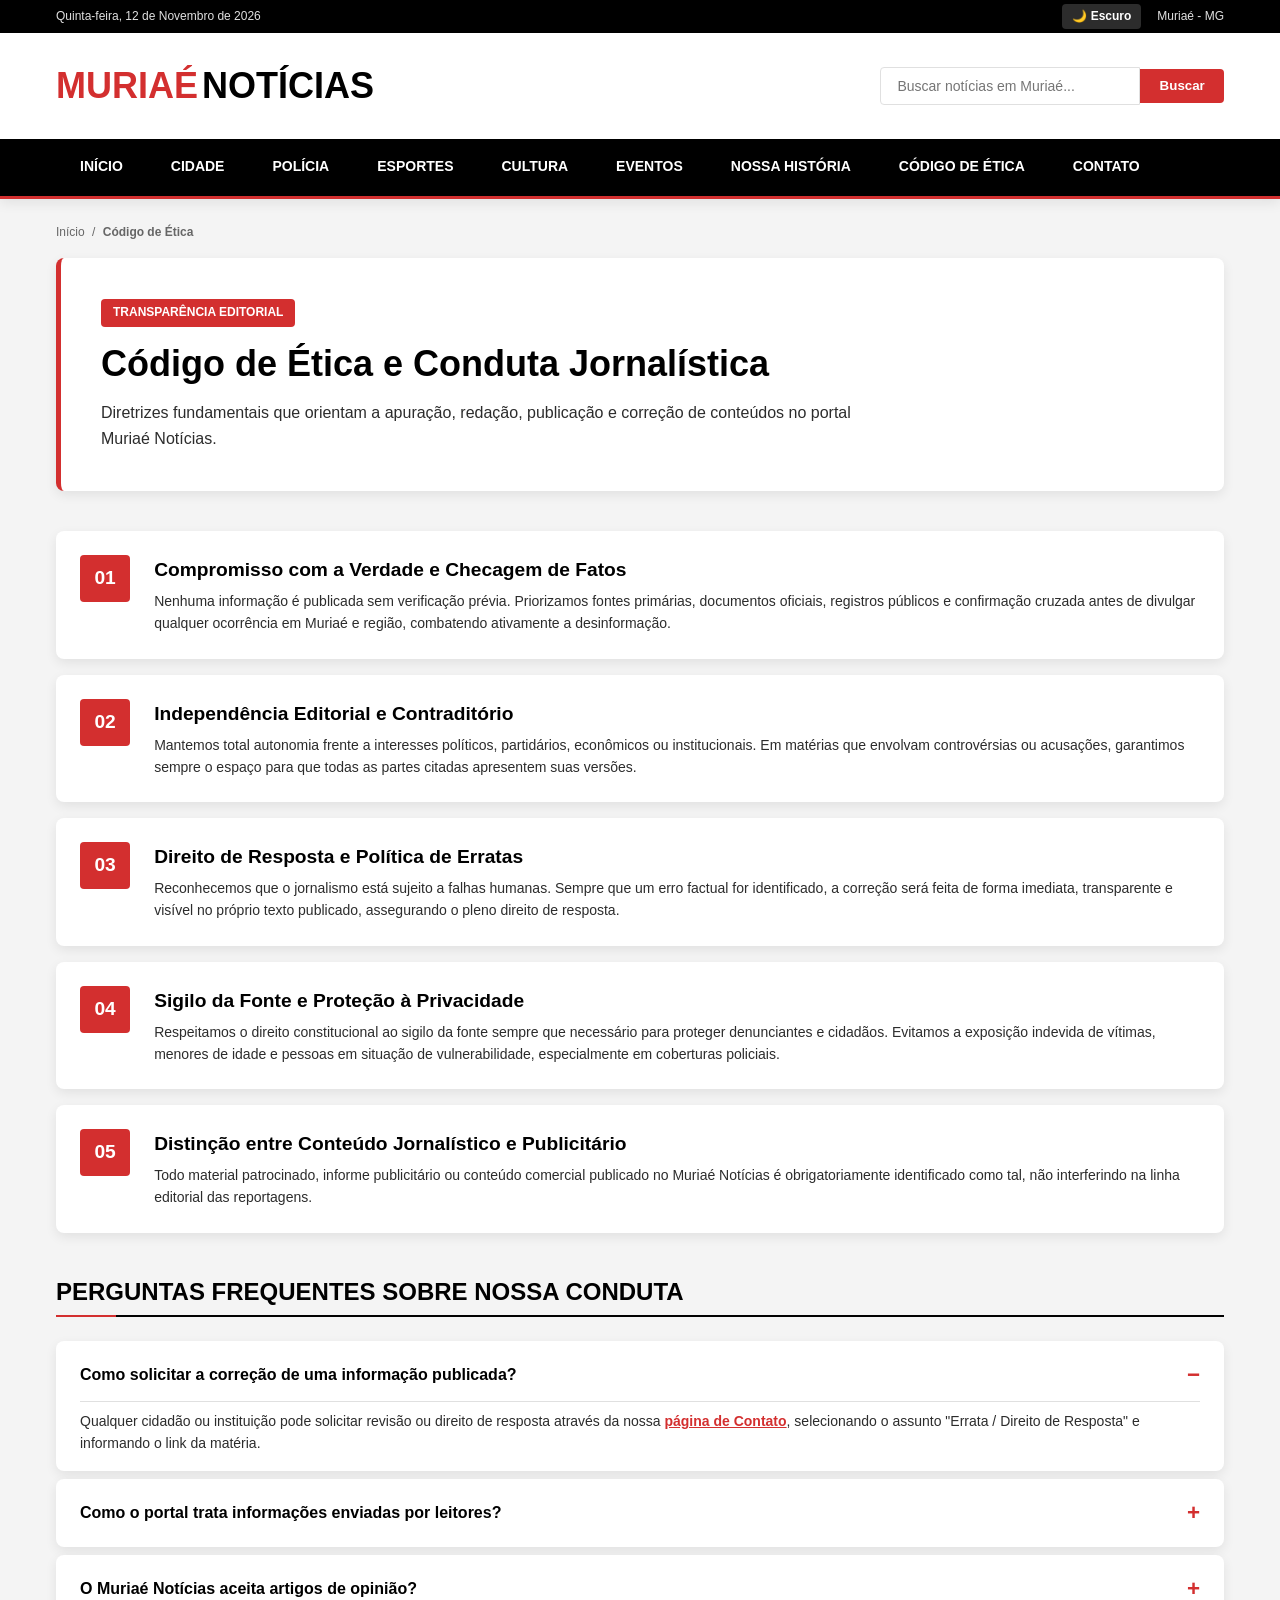
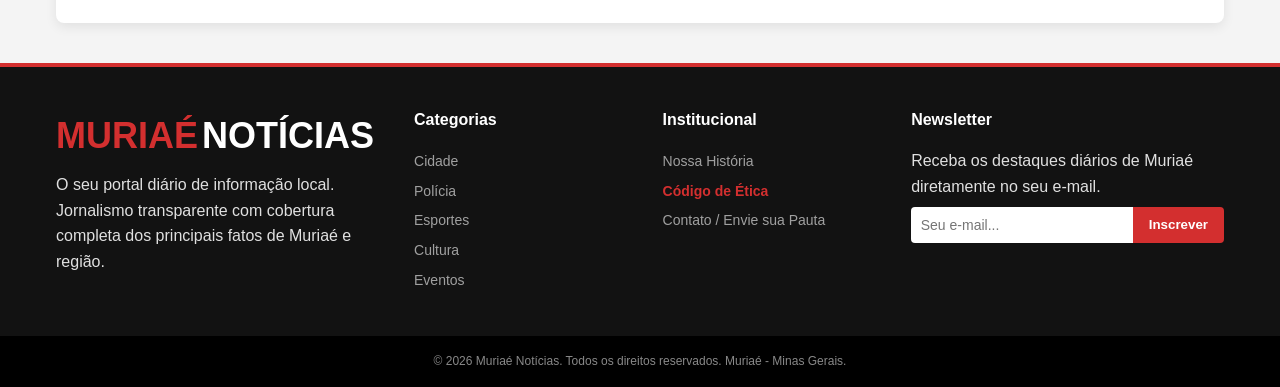
<file: codigo-etica.html>
<!DOCTYPE html>
<html lang="pt-BR">
<head>
    <meta charset="UTF-8">
    <meta name="viewport" content="width=device-width, initial-scale=1.0">
    <title>Código de Ética | Muriaé Notícias</title>
    <link rel="stylesheet" href="style.css">
</head>
<body>

    <!-- Controlos de Estado (Pure CSS) -->
    <input type="checkbox" id="theme-toggle" class="state-toggle">
    <input type="checkbox" id="menu-toggle" class="state-toggle">

    <!-- Cabeçalho Principal -->
    <header class="header">
        <div class="top-bar">
            <div class="container top-bar-content">
                <span class="date-time">Quinta-feira, 12 de Novembro de 2026</span>
                <div class="top-actions">
                    <label for="theme-toggle" class="theme-switch" title="Alternar Modo Escuro">
                        <span class="icon-sun">☀️ Claro</span>
                        <span class="icon-moon">🌙 Escuro</span>
                    </label>
                    <span class="location">Muriaé - MG</span>
                </div>
            </div>
        </div>
        
        <div class="container main-header">
            <a href="index.html" class="logo">
                <span class="logo-red">Muriaé</span>Notícias
            </a>
            
            <form class="search-form" action="index.html" method="GET">
                <input type="text" placeholder="Buscar notícias em Muriaé..." aria-label="Buscar notícias">
                <button type="submit">Buscar</button>
            </form>
        </div>

        <!-- Menu Principal Exposto -->
        <nav class="nav-bar">
            <div class="container">
                <label for="menu-toggle" class="mobile-btn">☰ Menu de Navegação</label>
                <ul class="nav-list">
                    <li><a href="index.html" class="nav-label">Início</a></li>
                    <li><a href="index.html" class="nav-label">Cidade</a></li>
                    <li><a href="index.html" class="nav-label">Polícia</a></li>
                    <li><a href="index.html" class="nav-label">Esportes</a></li>
                    <li><a href="index.html" class="nav-label">Cultura</a></li>
                    <li><a href="index.html" class="nav-label">Eventos</a></li>
                    <li class="nav-divider" aria-hidden="true"></li>
                    <li><a href="nossa-historia.html" class="nav-label">Nossa História</a></li>
                    <li><a href="codigo-etica.html" class="nav-label active">Código de Ética</a></li>
                    <li><a href="contato.html" class="nav-label">Contato</a></li>
                </ul>
            </div>
        </nav>
    </header>

    <!-- Conteúdo Principal -->
    <main class="container page-container">
        
        <nav class="breadcrumb" aria-label="Navegação estrutural">
            <a href="index.html">Início</a> <span>/</span> <strong>Código de Ética</strong>
        </nav>

        <section class="page-header">
            <span class="category-badge">Transparência Editorial</span>
            <h1>Código de Ética e Conduta Jornalística</h1>
            <p>Diretrizes fundamentais que orientam a apuração, redação, publicação e correção de conteúdos no portal Muriaé Notícias.</p>
        </section>

        <section class="ethics-list">
            <article class="ethics-card">
                <div class="ethics-number">01</div>
                <div class="ethics-body">
                    <h2>Compromisso com a Verdade e Checagem de Fatos</h2>
                    <p>Nenhuma informação é publicada sem verificação prévia. Priorizamos fontes primárias, documentos oficiais, registros públicos e confirmação cruzada antes de divulgar qualquer ocorrência em Muriaé e região, combatendo ativamente a desinformação.</p>
                </div>
            </article>

            <article class="ethics-card">
                <div class="ethics-number">02</div>
                <div class="ethics-body">
                    <h2>Independência Editorial e Contraditório</h2>
                    <p>Mantemos total autonomia frente a interesses políticos, partidários, econômicos ou institucionais. Em matérias que envolvam controvérsias ou acusações, garantimos sempre o espaço para que todas as partes citadas apresentem suas versões.</p>
                </div>
            </article>

            <article class="ethics-card">
                <div class="ethics-number">03</div>
                <div class="ethics-body">
                    <h2>Direito de Resposta e Política de Erratas</h2>
                    <p>Reconhecemos que o jornalismo está sujeito a falhas humanas. Sempre que um erro factual for identificado, a correção será feita de forma imediata, transparente e visível no próprio texto publicado, assegurando o pleno direito de resposta.</p>
                </div>
            </article>

            <article class="ethics-card">
                <div class="ethics-number">04</div>
                <div class="ethics-body">
                    <h2>Sigilo da Fonte e Proteção à Privacidade</h2>
                    <p>Respeitamos o direito constitucional ao sigilo da fonte sempre que necessário para proteger denunciantes e cidadãos. Evitamos a exposição indevida de vítimas, menores de idade e pessoas em situação de vulnerabilidade, especialmente em coberturas policiais.</p>
                </div>
            </article>

            <article class="ethics-card">
                <div class="ethics-number">05</div>
                <div class="ethics-body">
                    <h2>Distinção entre Conteúdo Jornalístico e Publicitário</h2>
                    <p>Todo material patrocinado, informe publicitário ou conteúdo comercial publicado no Muriaé Notícias é obrigatoriamente identificado como tal, não interferindo na linha editorial das reportagens.</p>
                </div>
            </article>
        </section>

        <section class="faq-section">
            <h2 class="section-title">Perguntas Frequentes sobre Nossa Conduta</h2>
            
            <details class="ethics-faq" open>
                <summary>Como solicitar a correção de uma informação publicada?</summary>
                <p>Qualquer cidadão ou instituição pode solicitar revisão ou direito de resposta através da nossa <a href="contato.html" class="inline-link">página de Contato</a>, selecionando o assunto "Errata / Direito de Resposta" e informando o link da matéria.</p>
            </details>

            <details class="ethics-faq">
                <summary>Como o portal trata informações enviadas por leitores?</summary>
                <p>Fotos, vídeos e relatos enviados pela comunidade passam pela triagem da nossa redação para confirmar data, local e veracidade antes de qualquer publicação.</p>
            </details>

            <details class="ethics-faq">
                <summary>O Muriaé Notícias aceita artigos de opinião?</summary>
                <p>Sim. Colunas e artigos assinados refletem exclusivamente a opinião de seus autores e são identificados na editoria de Opinião, mantendo o respeito à legislação vigente.</p>
            </details>
        </section>

    </main>

    <!-- Rodapé -->
    <footer class="footer">
        <div class="container footer-grid">
            <div class="footer-col">
                <a href="index.html" class="logo footer-logo">
                    <span class="logo-red">Muriaé</span>Notícias
                </a>
                <p>O seu portal diário de informação local. Jornalismo transparente com cobertura completa dos principais fatos de Muriaé e região.</p>
            </div>

            <div class="footer-col">
                <h4 class="footer-heading">Categorias</h4>
                <ul class="footer-links">
                    <li><a href="index.html">Cidade</a></li>
                    <li><a href="index.html">Polícia</a></li>
                    <li><a href="index.html">Esportes</a></li>
                    <li><a href="index.html">Cultura</a></li>
                    <li><a href="index.html">Eventos</a></li>
                </ul>
            </div>

            <div class="footer-col">
                <h4 class="footer-heading">Institucional</h4>
                <ul class="footer-links">
                    <li><a href="nossa-historia.html">Nossa História</a></li>
                    <li><a href="codigo-etica.html" class="active-footer-link">Código de Ética</a></li>
                    <li><a href="contato.html">Contato / Envie sua Pauta</a></li>
                </ul>
            </div>

            <div class="footer-col">
                <h4 class="footer-heading">Newsletter</h4>
                <p>Receba os destaques diários de Muriaé diretamente no seu e-mail.</p>
                <form class="newsletter-form" action="contato.html#mensagem-enviada" method="GET">
                    <input type="email" placeholder="Seu e-mail..." required aria-label="E-mail para assinatura da newsletter">
                    <button type="submit">Inscrever</button>
                </form>
            </div>
        </div>

        <div class="footer-bottom">
            <div class="container">
                <p>&copy; 2026 Muriaé Notícias. Todos os direitos reservados. Muriaé - Minas Gerais.</p>
            </div>
        </div>
    </footer>

</body>
</html>
</file>
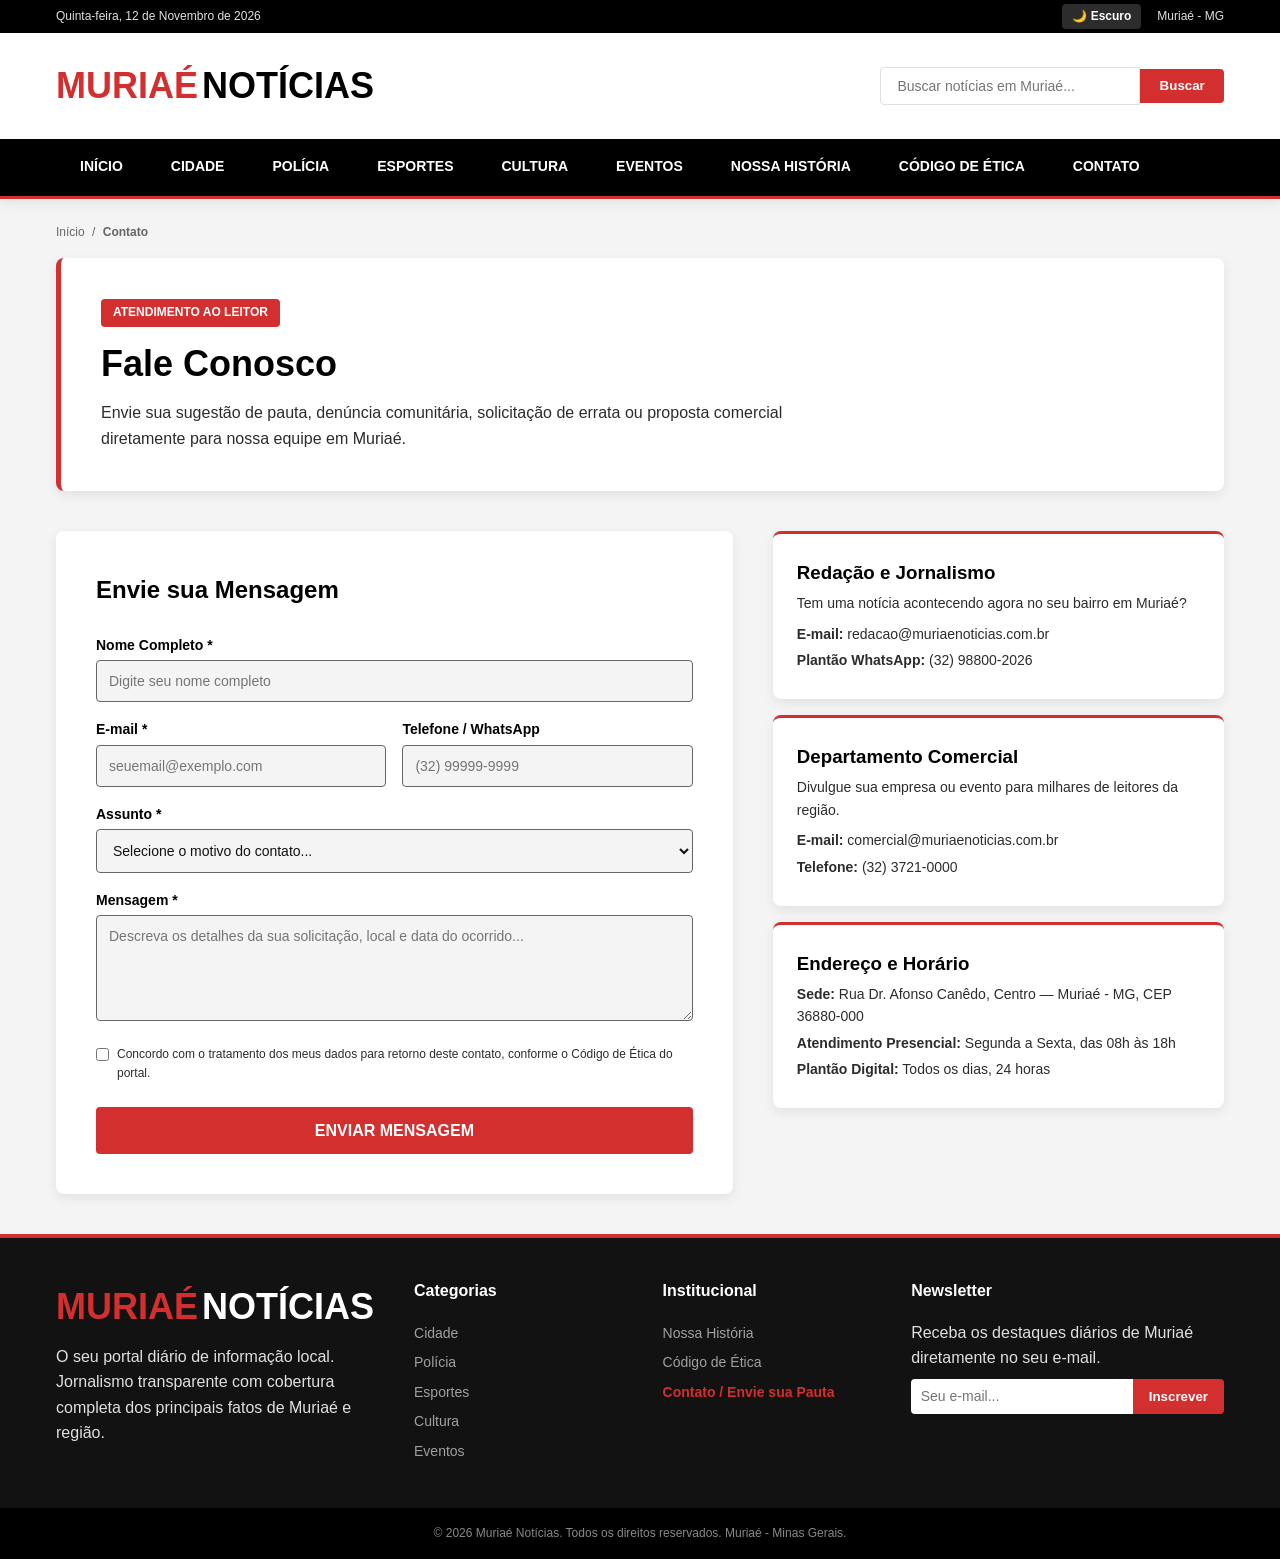
<file: contato.html>
<!DOCTYPE html>
<html lang="pt-BR">
<head>
    <meta charset="UTF-8">
    <meta name="viewport" content="width=device-width, initial-scale=1.0">
    <title>Contato | Muriaé Notícias</title>
    <link rel="stylesheet" href="style.css">
</head>
<body>

    <!-- Controlos de Estado (Pure CSS) -->
    <input type="checkbox" id="theme-toggle" class="state-toggle">
    <input type="checkbox" id="menu-toggle" class="state-toggle">

    <!-- Cabeçalho Principal -->
    <header class="header">
        <div class="top-bar">
            <div class="container top-bar-content">
                <span class="date-time">Quinta-feira, 12 de Novembro de 2026</span>
                <div class="top-actions">
                    <label for="theme-toggle" class="theme-switch" title="Alternar Modo Escuro">
                        <span class="icon-sun">☀️ Claro</span>
                        <span class="icon-moon">🌙 Escuro</span>
                    </label>
                    <span class="location">Muriaé - MG</span>
                </div>
            </div>
        </div>
        
        <div class="container main-header">
            <a href="index.html" class="logo">
                <span class="logo-red">Muriaé</span>Notícias
            </a>
            
            <form class="search-form" action="index.html" method="GET">
                <input type="text" placeholder="Buscar notícias em Muriaé..." aria-label="Buscar notícias">
                <button type="submit">Buscar</button>
            </form>
        </div>

        <!-- Menu Principal Exposto -->
        <nav class="nav-bar">
            <div class="container">
                <label for="menu-toggle" class="mobile-btn">☰ Menu de Navegação</label>
                <ul class="nav-list">
                    <li><a href="index.html" class="nav-label">Início</a></li>
                    <li><a href="index.html" class="nav-label">Cidade</a></li>
                    <li><a href="index.html" class="nav-label">Polícia</a></li>
                    <li><a href="index.html" class="nav-label">Esportes</a></li>
                    <li><a href="index.html" class="nav-label">Cultura</a></li>
                    <li><a href="index.html" class="nav-label">Eventos</a></li>
                    <li class="nav-divider" aria-hidden="true"></li>
                    <li><a href="nossa-historia.html" class="nav-label">Nossa História</a></li>
                    <li><a href="codigo-etica.html" class="nav-label">Código de Ética</a></li>
                    <li><a href="contato.html" class="nav-label active">Contato</a></li>
                </ul>
            </div>
        </nav>
    </header>

    <!-- Conteúdo Principal -->
    <main class="container page-container">
        
        <nav class="breadcrumb" aria-label="Navegação estrutural">
            <a href="index.html">Início</a> <span>/</span> <strong>Contato</strong>
        </nav>

        <section class="page-header">
            <span class="category-badge">Atendimento ao Leitor</span>
            <h1>Fale Conosco</h1>
            <p>Envie sua sugestão de pauta, denúncia comunitária, solicitação de errata ou proposta comercial diretamente para nossa equipe em Muriaé.</p>
        </section>

        <section class="contact-grid">
            
            <div class="contact-form-card">
                <h2>Envie sua Mensagem</h2>
                <form class="contact-form" action="#mensagem-enviada" method="GET">
                    <div class="form-group">
                        <label for="nome">Nome Completo *</label>
                        <input type="text" id="nome" name="nome" placeholder="Digite seu nome completo" required>
                    </div>

                    <div class="form-row">
                        <div class="form-group">
                            <label for="email">E-mail *</label>
                            <input type="email" id="email" name="email" placeholder="seuemail@exemplo.com" required>
                        </div>

                        <div class="form-group">
                            <label for="telefone">Telefone / WhatsApp</label>
                            <input type="tel" id="telefone" name="telefone" placeholder="(32) 99999-9999">
                        </div>
                    </div>

                    <div class="form-group">
                        <label for="assunto">Assunto *</label>
                        <select id="assunto" name="assunto" required>
                            <option value="" disabled selected>Selecione o motivo do contato...</option>
                            <option value="pauta">Sugestão de Pauta / Fato no Bairro</option>
                            <option value="errata">Solicitação de Errata / Direito de Resposta</option>
                            <option value="comercial">Anuncie no Portal (Comercial)</option>
                            <option value="outros">Outros Assuntos</option>
                        </select>
                    </div>

                    <div class="form-group">
                        <label for="mensagem">Mensagem *</label>
                        <textarea id="mensagem" name="mensagem" rows="5" placeholder="Descreva os detalhes da sua solicitação, local e data do ocorrido..." required></textarea>
                    </div>

                    <div class="form-checkbox">
                        <input type="checkbox" id="privacidade" required>
                        <label for="privacidade">Concordo com o tratamento dos meus dados para retorno deste contato, conforme o Código de Ética do portal.</label>
                    </div>

                    <button type="submit" class="btn-submit">Enviar Mensagem</button>
                </form>
            </div>

            <aside class="contact-info-wrapper">
                <div class="contact-info-card">
                    <h3>Redação e Jornalismo</h3>
                    <p>Tem uma notícia acontecendo agora no seu bairro em Muriaé?</p>
                    <ul class="info-list">
                        <li><strong>E-mail:</strong> redacao@muriaenoticias.com.br</li>
                        <li><strong>Plantão WhatsApp:</strong> (32) 98800-2026</li>
                    </ul>
                </div>

                <div class="contact-info-card">
                    <h3>Departamento Comercial</h3>
                    <p>Divulgue sua empresa ou evento para milhares de leitores da região.</p>
                    <ul class="info-list">
                        <li><strong>E-mail:</strong> comercial@muriaenoticias.com.br</li>
                        <li><strong>Telefone:</strong> (32) 3721-0000</li>
                    </ul>
                </div>

                <div class="contact-info-card">
                    <h3>Endereço e Horário</h3>
                    <ul class="info-list">
                        <li><strong>Sede:</strong> Rua Dr. Afonso Canêdo, Centro — Muriaé - MG, CEP 36880-000</li>
                        <li><strong>Atendimento Presencial:</strong> Segunda a Sexta, das 08h às 18h</li>
                        <li><strong>Plantão Digital:</strong> Todos os dias, 24 horas</li>
                    </ul>
                </div>
            </aside>

        </section>

    </main>

    <!-- Modal de Confirmação em Pure CSS (:target) -->
    <div id="mensagem-enviada" class="modal-overlay">
        <div class="modal-box">
            <a href="#" class="modal-close">&times;</a>
            <span class="category-badge">Sucesso</span>
            <h2>Mensagem Recebida!</h2>
            <p class="modal-meta">Protocolo registrado em Muriaé - MG</p>
            <p>Obrigado por entrar em contato com o <strong>Muriaé Notícias</strong>. Sua mensagem foi encaminhada para nossa equipe responsável e responderemos o mais breve possível.</p>
            <a href="#" class="btn-close-modal">Voltar para a Página</a>
        </div>
    </div>

    <!-- Rodapé -->
    <footer class="footer">
        <div class="container footer-grid">
            <div class="footer-col">
                <a href="index.html" class="logo footer-logo">
                    <span class="logo-red">Muriaé</span>Notícias
                </a>
                <p>O seu portal diário de informação local. Jornalismo transparente com cobertura completa dos principais fatos de Muriaé e região.</p>
            </div>

            <div class="footer-col">
                <h4 class="footer-heading">Categorias</h4>
                <ul class="footer-links">
                    <li><a href="index.html">Cidade</a></li>
                    <li><a href="index.html">Polícia</a></li>
                    <li><a href="index.html">Esportes</a></li>
                    <li><a href="index.html">Cultura</a></li>
                    <li><a href="index.html">Eventos</a></li>
                </ul>
            </div>

            <div class="footer-col">
                <h4 class="footer-heading">Institucional</h4>
                <ul class="footer-links">
                    <li><a href="nossa-historia.html">Nossa História</a></li>
                    <li><a href="codigo-etica.html">Código de Ética</a></li>
                    <li><a href="contato.html" class="active-footer-link">Contato / Envie sua Pauta</a></li>
                </ul>
            </div>

            <div class="footer-col">
                <h4 class="footer-heading">Newsletter</h4>
                <p>Receba os destaques diários de Muriaé diretamente no seu e-mail.</p>
                <form class="newsletter-form" action="#mensagem-enviada" method="GET">
                    <input type="email" placeholder="Seu e-mail..." required aria-label="E-mail para assinatura da newsletter">
                    <button type="submit">Inscrever</button>
                </form>
            </div>
        </div>

        <div class="footer-bottom">
            <div class="container">
                <p>&copy; 2026 Muriaé Notícias. Todos os direitos reservados. Muriaé - Minas Gerais.</p>
            </div>
        </div>
    </footer>

</body>
</html>
</file>
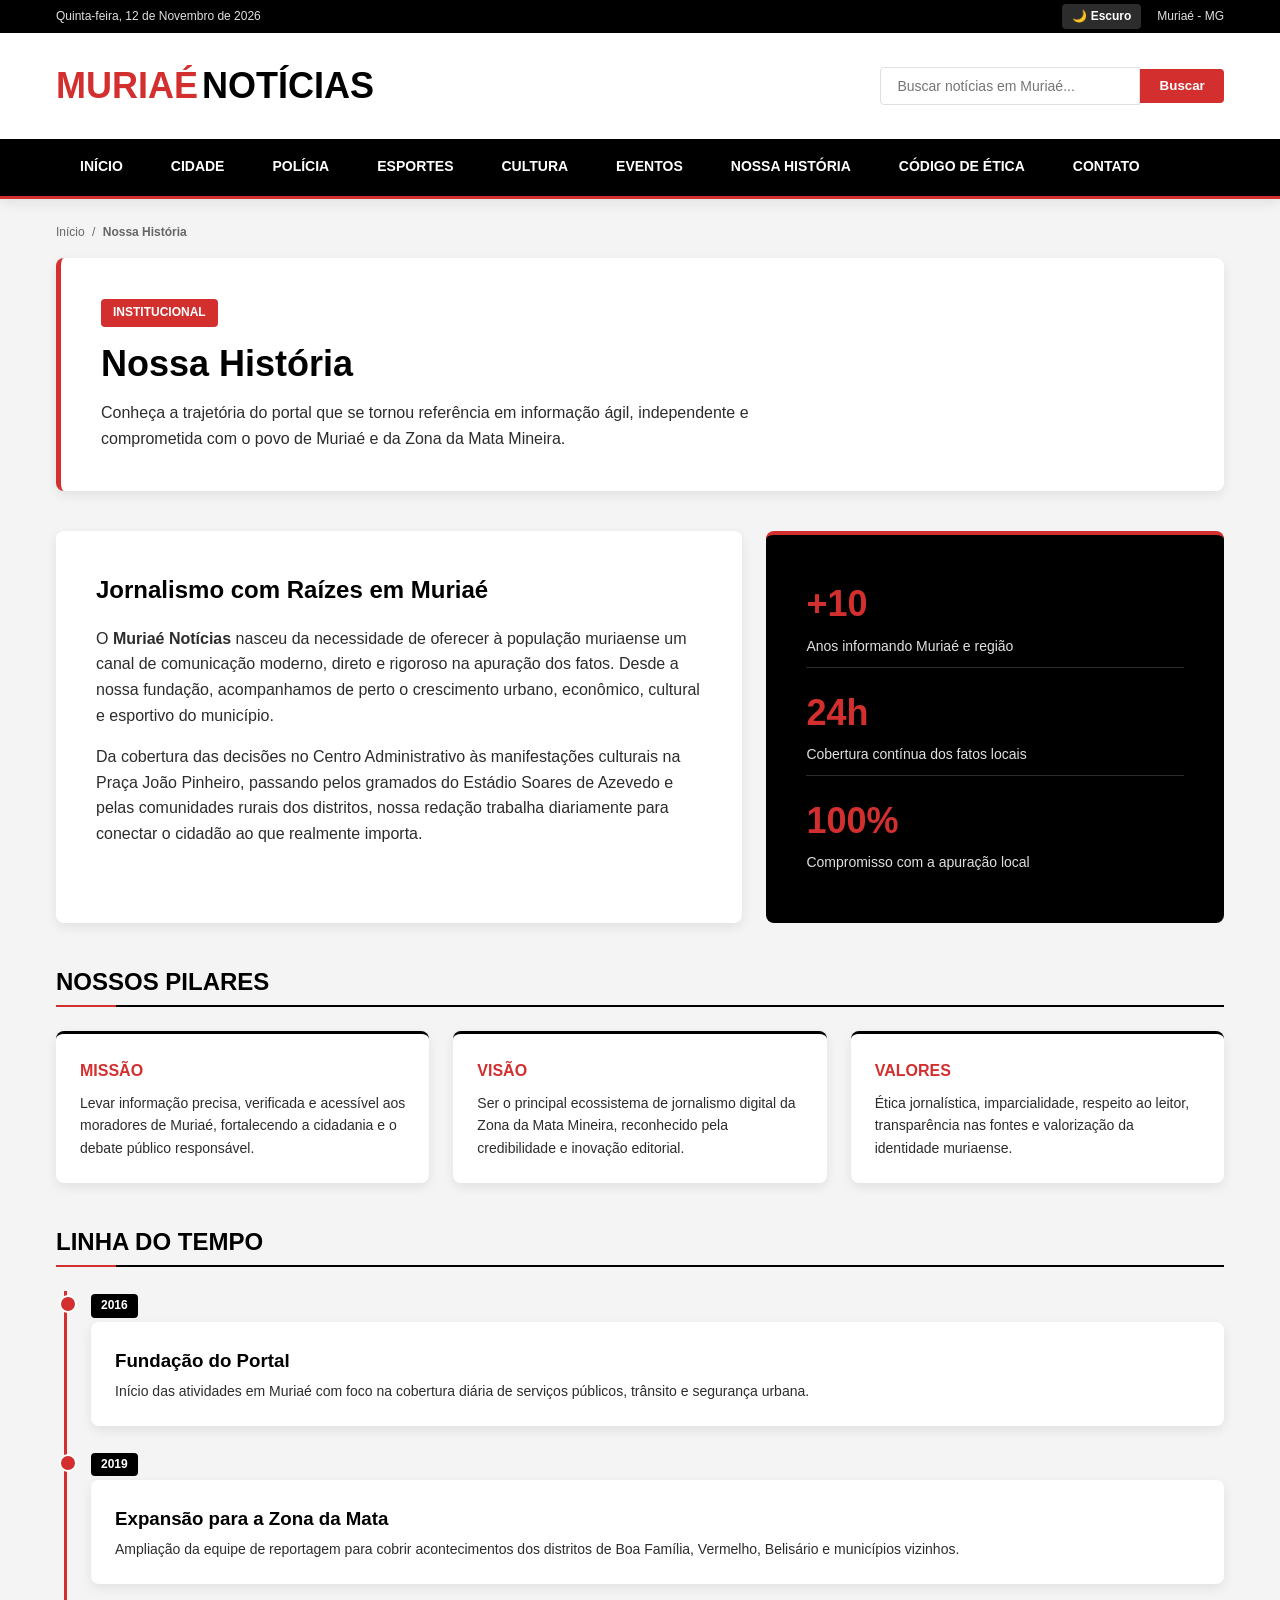
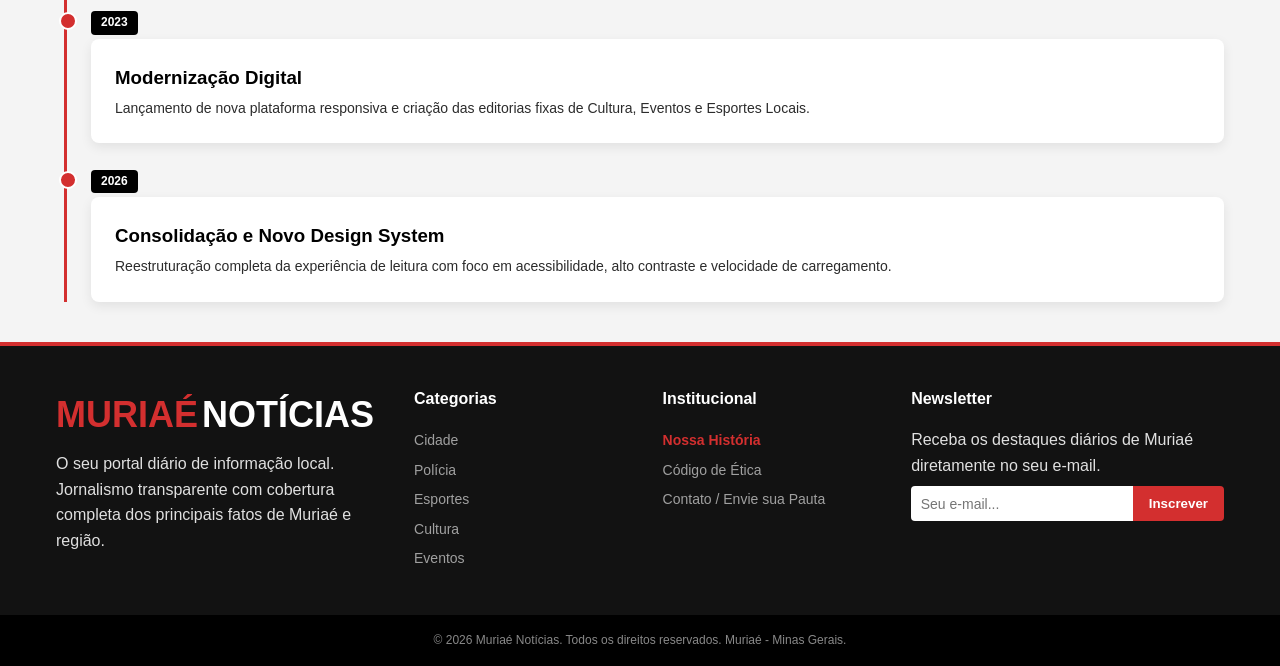
<file: nossa-historia.html>
<!DOCTYPE html>
<html lang="pt-BR">
<head>
    <meta charset="UTF-8">
    <meta name="viewport" content="width=device-width, initial-scale=1.0">
    <title>Nossa História | Muriaé Notícias</title>
    <link rel="stylesheet" href="style.css">
</head>
<body>

    <!-- Controlos de Estado (Pure CSS) -->
    <input type="checkbox" id="theme-toggle" class="state-toggle">
    <input type="checkbox" id="menu-toggle" class="state-toggle">

    <!-- Cabeçalho Principal -->
    <header class="header">
        <div class="top-bar">
            <div class="container top-bar-content">
                <span class="date-time">Quinta-feira, 12 de Novembro de 2026</span>
                <div class="top-actions">
                    <label for="theme-toggle" class="theme-switch" title="Alternar Modo Escuro">
                        <span class="icon-sun">☀️ Claro</span>
                        <span class="icon-moon">🌙 Escuro</span>
                    </label>
                    <span class="location">Muriaé - MG</span>
                </div>
            </div>
        </div>
        
        <div class="container main-header">
            <a href="index.html" class="logo">
                <span class="logo-red">Muriaé</span>Notícias
            </a>
            
            <form class="search-form" action="index.html" method="GET">
                <input type="text" placeholder="Buscar notícias em Muriaé..." aria-label="Buscar notícias">
                <button type="submit">Buscar</button>
            </form>
        </div>

        <!-- Menu Principal Exposto -->
        <nav class="nav-bar">
            <div class="container">
                <label for="menu-toggle" class="mobile-btn">☰ Menu de Navegação</label>
                <ul class="nav-list">
                    <li><a href="index.html" class="nav-label">Início</a></li>
                    <li><a href="index.html" class="nav-label">Cidade</a></li>
                    <li><a href="index.html" class="nav-label">Polícia</a></li>
                    <li><a href="index.html" class="nav-label">Esportes</a></li>
                    <li><a href="index.html" class="nav-label">Cultura</a></li>
                    <li><a href="index.html" class="nav-label">Eventos</a></li>
                    <li class="nav-divider" aria-hidden="true"></li>
                    <li><a href="nossa-historia.html" class="nav-label active">Nossa História</a></li>
                    <li><a href="codigo-etica.html" class="nav-label">Código de Ética</a></li>
                    <li><a href="contato.html" class="nav-label">Contato</a></li>
                </ul>
            </div>
        </nav>
    </header>

    <!-- Conteúdo Principal -->
    <main class="container page-container">
        
        <nav class="breadcrumb" aria-label="Navegação estrutural">
            <a href="index.html">Início</a> <span>/</span> <strong>Nossa História</strong>
        </nav>

        <section class="page-header">
            <span class="category-badge">Institucional</span>
            <h1>Nossa História</h1>
            <p>Conheça a trajetória do portal que se tornou referência em informação ágil, independente e comprometida com o povo de Muriaé e da Zona da Mata Mineira.</p>
        </section>

        <section class="institutional-grid">
            <div class="institutional-card">
                <h2>Jornalismo com Raízes em Muriaé</h2>
                <p>O <strong>Muriaé Notícias</strong> nasceu da necessidade de oferecer à população muriaense um canal de comunicação moderno, direto e rigoroso na apuração dos fatos. Desde a nossa fundação, acompanhamos de perto o crescimento urbano, econômico, cultural e esportivo do município.</p>
                <p>Da cobertura das decisões no Centro Administrativo às manifestações culturais na Praça João Pinheiro, passando pelos gramados do Estádio Soares de Azevedo e pelas comunidades rurais dos distritos, nossa redação trabalha diariamente para conectar o cidadão ao que realmente importa.</p>
            </div>

            <div class="institutional-highlight">
                <div class="stat-item">
                    <span class="stat-number">+10</span>
                    <span class="stat-label">Anos informando Muriaé e região</span>
                </div>
                <div class="stat-item">
                    <span class="stat-number">24h</span>
                    <span class="stat-label">Cobertura contínua dos fatos locais</span>
                </div>
                <div class="stat-item">
                    <span class="stat-number">100%</span>
                    <span class="stat-label">Compromisso com a apuração local</span>
                </div>
            </div>
        </section>

        <section class="pillars-section">
            <h2 class="section-title">Nossos Pilares</h2>
            <div class="pillars-grid">
                <article class="pillar-card">
                    <h3>Missão</h3>
                    <p>Levar informação precisa, verificada e acessível aos moradores de Muriaé, fortalecendo a cidadania e o debate público responsável.</p>
                </article>
                <article class="pillar-card">
                    <h3>Visão</h3>
                    <p>Ser o principal ecossistema de jornalismo digital da Zona da Mata Mineira, reconhecido pela credibilidade e inovação editorial.</p>
                </article>
                <article class="pillar-card">
                    <h3>Valores</h3>
                    <p>Ética jornalística, imparcialidade, respeito ao leitor, transparência nas fontes e valorização da identidade muriaense.</p>
                </article>
            </div>
        </section>

        <section class="timeline-section">
            <h2 class="section-title">Linha do Tempo</h2>
            <div class="timeline">
                <div class="timeline-item">
                    <span class="timeline-year">2016</span>
                    <div class="timeline-content">
                        <h3>Fundação do Portal</h3>
                        <p>Início das atividades em Muriaé com foco na cobertura diária de serviços públicos, trânsito e segurança urbana.</p>
                    </div>
                </div>
                <div class="timeline-item">
                    <span class="timeline-year">2019</span>
                    <div class="timeline-content">
                        <h3>Expansão para a Zona da Mata</h3>
                        <p>Ampliação da equipe de reportagem para cobrir acontecimentos dos distritos de Boa Família, Vermelho, Belisário e municípios vizinhos.</p>
                    </div>
                </div>
                <div class="timeline-item">
                    <span class="timeline-year">2023</span>
                    <div class="timeline-content">
                        <h3>Modernização Digital</h3>
                        <p>Lançamento de nova plataforma responsiva e criação das editorias fixas de Cultura, Eventos e Esportes Locais.</p>
                    </div>
                </div>
                <div class="timeline-item">
                    <span class="timeline-year">2026</span>
                    <div class="timeline-content">
                        <h3>Consolidação e Novo Design System</h3>
                        <p>Reestruturação completa da experiência de leitura com foco em acessibilidade, alto contraste e velocidade de carregamento.</p>
                    </div>
                </div>
            </div>
        </section>

    </main>

    <!-- Rodapé -->
    <footer class="footer">
        <div class="container footer-grid">
            <div class="footer-col">
                <a href="index.html" class="logo footer-logo">
                    <span class="logo-red">Muriaé</span>Notícias
                </a>
                <p>O seu portal diário de informação local. Jornalismo transparente com cobertura completa dos principais fatos de Muriaé e região.</p>
            </div>

            <div class="footer-col">
                <h4 class="footer-heading">Categorias</h4>
                <ul class="footer-links">
                    <li><a href="index.html">Cidade</a></li>
                    <li><a href="index.html">Polícia</a></li>
                    <li><a href="index.html">Esportes</a></li>
                    <li><a href="index.html">Cultura</a></li>
                    <li><a href="index.html">Eventos</a></li>
                </ul>
            </div>

            <div class="footer-col">
                <h4 class="footer-heading">Institucional</h4>
                <ul class="footer-links">
                    <li><a href="nossa-historia.html" class="active-footer-link">Nossa História</a></li>
                    <li><a href="codigo-etica.html">Código de Ética</a></li>
                    <li><a href="contato.html">Contato / Envie sua Pauta</a></li>
                </ul>
            </div>

            <div class="footer-col">
                <h4 class="footer-heading">Newsletter</h4>
                <p>Receba os destaques diários de Muriaé diretamente no seu e-mail.</p>
                <form class="newsletter-form" action="contato.html#mensagem-enviada" method="GET">
                    <input type="email" placeholder="Seu e-mail..." required aria-label="E-mail para assinatura da newsletter">
                    <button type="submit">Inscrever</button>
                </form>
            </div>
        </div>

        <div class="footer-bottom">
            <div class="container">
                <p>&copy; 2026 Muriaé Notícias. Todos os direitos reservados. Muriaé - Minas Gerais.</p>
            </div>
        </div>
    </footer>

</body>
</html>
</file>
<file: style.css>
/* ==========================================================================
   1. Design System & Variáveis CSS (:root)
   ========================================================================== */
:root {
    --color-black: #000000;
    --color-dark: #121212;
    --color-gray-dark: #2c2c2c;
    --color-gray-medium: #666666;
    --color-gray-light: #e0e0e0;
    --color-light: #f4f4f4;
    --color-white: #ffffff;
    
    --color-primary: #d32f2f;
    --color-primary-hover: #b71c1c;

    --font-primary: 'Segoe UI', Roboto, -apple-system, BlinkMacSystemFont, Helvetica, Arial, sans-serif;
    --font-size-xs: 0.75rem;
    --font-size-sm: 0.875rem;
    --font-size-base: 1rem;
    --font-size-lg: 1.2rem;
    --font-size-xl: 1.5rem;
    --font-size-2xl: 2.25rem;

    --spacing-xs: 0.25rem;
    --spacing-sm: 0.5rem;
    --spacing-md: 1rem;
    --spacing-lg: 1.5rem;
    --spacing-xl: 2.5rem;

    --border-radius-sm: 4px;
    --border-radius-md: 8px;
    --transition-fast: 0.2s ease;
    --transition-medium: 0.3s ease;
    --box-shadow: 0 4px 12px rgba(0, 0, 0, 0.08);
    --box-shadow-hover: 0 10px 24px rgba(0, 0, 0, 0.16);
}

/* ==========================================================================
   2. Reset & Ocultação de Inputs de Estado
   ========================================================================== */
* {
    margin: 0;
    padding: 0;
    box-sizing: border-box;
}

html {
    scroll-behavior: smooth;
}

body {
    font-family: var(--font-primary);
    background-color: var(--color-light);
    color: var(--color-dark);
    line-height: 1.6;
    transition: background-color var(--transition-medium), color var(--transition-medium);
}

.state-toggle {
    display: none !important;
}

a {
    text-decoration: none;
    color: inherit;
    transition: color var(--transition-fast);
}

ul {
    list-style: none;
}

img {
    max-width: 100%;
    height: auto;
    display: block;
}

.container {
    width: 100%;
    max-width: 1200px;
    margin: 0 auto;
    padding: 0 var(--spacing-md);
}

/* ==========================================================================
   3. MODO ESCURO (Dark Mode via CSS :has)
   ========================================================================== */
body:has(#theme-toggle:checked) {
    --color-light: #121212;
    --color-white: #1e1e1e;
    --color-dark: #f4f4f4;
    --color-black: #ffffff;
    --color-gray-dark: #cccccc;
    --box-shadow: 0 4px 12px rgba(0, 0, 0, 0.5);
}

.theme-switch {
    cursor: pointer;
    background-color: var(--color-gray-dark);
    color: #ffffff;
    padding: 3px 10px;
    border-radius: var(--border-radius-sm);
    font-size: var(--font-size-xs);
    font-weight: 600;
}

.icon-moon { display: inline; }
.icon-sun { display: none; }

body:has(#theme-toggle:checked) .icon-moon { display: none; }
body:has(#theme-toggle:checked) .icon-sun { display: inline; }

/* ==========================================================================
   4. Header & Navegação
   ========================================================================== */
.header {
    background-color: var(--color-white);
    border-bottom: 3px solid var(--color-primary);
    box-shadow: var(--box-shadow);
}

.top-bar {
    background-color: #000000;
    color: var(--color-gray-light);
    font-size: var(--font-size-xs);
    padding: var(--spacing-xs) 0;
}

.top-bar-content {
    display: flex;
    justify-content: space-between;
    align-items: center;
}

.top-actions {
    display: flex;
    align-items: center;
    gap: var(--spacing-md);
}

.main-header {
    display: flex;
    justify-content: space-between;
    align-items: center;
    padding: var(--spacing-lg) var(--spacing-md);
    flex-wrap: wrap;
    gap: var(--spacing-md);
}

.logo {
    font-size: var(--font-size-2xl);
    font-weight: 800;
    color: var(--color-black);
    text-transform: uppercase;
}

.logo-red {
    color: var(--color-primary);
    margin-right: 4px;
}

.search-form {
    display: flex;
    align-items: center;
}

.search-form input {
    padding: 0.6rem 1rem;
    border: 1px solid var(--color-gray-light);
    border-radius: var(--border-radius-sm) 0 0 var(--border-radius-sm);
    outline: none;
    font-size: var(--font-size-sm);
    width: 260px;
    background-color: var(--color-white);
    color: var(--color-dark);
}

.search-form button {
    padding: 0.6rem 1.2rem;
    background-color: var(--color-primary);
    color: #ffffff;
    border: none;
    border-radius: 0 var(--border-radius-sm) var(--border-radius-sm) 0;
    font-weight: 600;
    cursor: pointer;
}

.nav-bar {
    background-color: #000000;
}

.nav-list {
    display: flex;
    flex-wrap: wrap;
}

.nav-label {
    display: block;
    padding: var(--spacing-md) var(--spacing-lg);
    color: #ffffff;
    font-weight: 600;
    font-size: var(--font-size-sm);
    text-transform: uppercase;
    cursor: pointer;
    border-bottom: 3px solid transparent;
    transition: all var(--transition-fast);
}

.nav-label:hover {
    background-color: #2c2c2c;
    border-bottom-color: var(--color-primary);
}

body:has(#filter-all:checked) .lbl-all,
body:has(#filter-cidade:checked) .lbl-cidade,
body:has(#filter-policia:checked) .lbl-policia,
body:has(#filter-esportes:checked) .lbl-esportes,
body:has(#filter-cultura:checked) .lbl-cultura,
body:has(#filter-eventos:checked) .lbl-eventos {
    background-color: #121212;
    border-bottom-color: var(--color-primary);
}

/* ==========================================================================
   5. Lógica de Filtragem em Pure CSS (:has)
   ========================================================================== */
body:has(#filter-cidade:checked) article:not(.cidade),
body:has(#filter-policia:checked) article:not(.policia),
body:has(#filter-esportes:checked) article:not(.esportes),
body:has(#filter-cultura:checked) article:not(.cultura),
body:has(#filter-eventos:checked) article:not(.eventos) {
    display: none !important;
}

/* ==========================================================================
   6. Componentes: Badge, Hero & News Cards (Home)
   ========================================================================== */
.category-badge {
    display: inline-block;
    background-color: var(--color-primary);
    color: #ffffff;
    font-size: var(--font-size-xs);
    font-weight: 700;
    text-transform: uppercase;
    padding: 0.25rem 0.75rem;
    border-radius: var(--border-radius-sm);
}

.hero-section {
    margin: var(--spacing-xl) 0;
}

.hero-card {
    display: grid;
    grid-template-columns: 1.2fr 1fr;
    background-color: var(--color-white);
    border-radius: var(--border-radius-md);
    overflow: hidden;
    box-shadow: var(--box-shadow);
    transition: transform var(--transition-medium);
}

.hero-card:hover {
    transform: translateY(-4px);
}

.hero-image-wrapper {
    position: relative;
    min-height: 320px;
}

.hero-image-wrapper img {
    width: 100%;
    height: 100%;
    object-fit: cover;
}

.hero-image-wrapper .category-badge {
    position: absolute;
    top: var(--spacing-md);
    left: var(--spacing-md);
}

.hero-content {
    padding: var(--spacing-xl);
    display: flex;
    flex-direction: column;
    justify-content: center;
}

.meta {
    font-size: var(--font-size-xs);
    color: var(--color-gray-medium);
    margin-bottom: var(--spacing-sm);
}

.hero-content h2 {
    font-size: var(--font-size-xl);
    color: var(--color-black);
    margin-bottom: var(--spacing-md);
}

.hero-content p {
    color: var(--color-gray-dark);
    margin-bottom: var(--spacing-lg);
}

.btn-read-more {
    display: inline-block;
    align-self: flex-start;
    padding: 0.75rem 1.5rem;
    background-color: var(--color-primary);
    color: #ffffff;
    font-weight: 700;
    font-size: var(--font-size-sm);
    border-radius: var(--border-radius-sm);
}

.btn-read-more:hover {
    background-color: var(--color-primary-hover);
}

.news-section {
    margin-bottom: var(--spacing-xl);
}

.section-title {
    font-size: var(--font-size-xl);
    color: var(--color-black);
    text-transform: uppercase;
    margin-bottom: var(--spacing-lg);
    padding-bottom: var(--spacing-xs);
    border-bottom: 2px solid var(--color-black);
    position: relative;
}

.section-title::after {
    content: '';
    position: absolute;
    bottom: -2px;
    left: 0;
    width: 60px;
    height: 2px;
    background-color: var(--color-primary);
}

.news-grid {
    display: grid;
    grid-template-columns: repeat(3, 1fr);
    gap: var(--spacing-lg);
}

.news-card {
    background-color: var(--color-white);
    border-radius: var(--border-radius-md);
    overflow: hidden;
    box-shadow: var(--box-shadow);
    display: flex;
    flex-direction: column;
    transition: transform var(--transition-medium);
}

.news-card:hover {
    transform: translateY(-5px);
}

.card-image-wrapper {
    position: relative;
    height: 200px;
}

.card-image-wrapper img {
    width: 100%;
    height: 100%;
    object-fit: cover;
}

.card-image-wrapper .category-badge {
    position: absolute;
    top: var(--spacing-sm);
    left: var(--spacing-sm);
}

.card-content {
    padding: var(--spacing-lg);
    display: flex;
    flex-direction: column;
    flex-grow: 1;
}

.card-content h3 {
    font-size: var(--font-size-lg);
    color: var(--color-black);
    margin-bottom: var(--spacing-sm);
}

.card-content p {
    font-size: var(--font-size-sm);
    color: var(--color-gray-dark);
    margin-bottom: var(--spacing-lg);
    flex-grow: 1;
}

.card-link {
    font-size: var(--font-size-sm);
    font-weight: 700;
    color: var(--color-primary);
}

/* ==========================================================================
   7. Páginas Institucionais (Nossa História, Ética e Contato)
   ========================================================================== */
.page-container {
    margin-top: var(--spacing-lg);
    margin-bottom: var(--spacing-xl);
}

.breadcrumb {
    font-size: var(--font-size-xs);
    color: var(--color-gray-medium);
    margin-bottom: var(--spacing-md);
}

.breadcrumb a:hover {
    color: var(--color-primary);
}

.breadcrumb span {
    margin: 0 var(--spacing-xs);
}

.page-header {
    background-color: var(--color-white);
    padding: var(--spacing-xl);
    border-radius: var(--border-radius-md);
    border-left: 5px solid var(--color-primary);
    box-shadow: var(--box-shadow);
    margin-bottom: var(--spacing-xl);
}

.page-header h1 {
    font-size: var(--font-size-2xl);
    color: var(--color-black);
    margin: var(--spacing-sm) 0;
}

.page-header p {
    color: var(--color-gray-dark);
    max-width: 750px;
}

/* Nossa História: Grid e Destaques */
.institutional-grid {
    display: grid;
    grid-template-columns: 1.5fr 1fr;
    gap: var(--spacing-lg);
    margin-bottom: var(--spacing-xl);
}

.institutional-card {
    background-color: var(--color-white);
    padding: var(--spacing-xl);
    border-radius: var(--border-radius-md);
    box-shadow: var(--box-shadow);
}

.institutional-card h2 {
    color: var(--color-black);
    margin-bottom: var(--spacing-md);
}

.institutional-card p {
    color: var(--color-gray-dark);
    margin-bottom: var(--spacing-md);
}

.institutional-highlight {
    background-color: #000000;
    color: #ffffff;
    padding: var(--spacing-xl);
    border-radius: var(--border-radius-md);
    display: flex;
    flex-direction: column;
    justify-content: space-around;
    gap: var(--spacing-md);
    border-top: 4px solid var(--color-primary);
}

.stat-item {
    border-bottom: 1px solid #2c2c2c;
    padding-bottom: var(--spacing-sm);
}

.stat-item:last-child {
    border-bottom: none;
}

.stat-number {
    display: block;
    font-size: var(--font-size-2xl);
    font-weight: 800;
    color: var(--color-primary);
}

.stat-label {
    font-size: var(--font-size-sm);
    color: #e0e0e0;
}

/* Pilares (Missão, Visão, Valores) */
.pillars-section {
    margin-bottom: var(--spacing-xl);
}

.pillars-grid {
    display: grid;
    grid-template-columns: repeat(3, 1fr);
    gap: var(--spacing-lg);
}

.pillar-card {
    background-color: var(--color-white);
    padding: var(--spacing-lg);
    border-radius: var(--border-radius-md);
    box-shadow: var(--box-shadow);
    border-top: 3px solid var(--color-black);
}

.pillar-card h3 {
    color: var(--color-primary);
    margin-bottom: var(--spacing-sm);
    text-transform: uppercase;
    font-size: var(--font-size-base);
}

.pillar-card p {
    color: var(--color-gray-dark);
    font-size: var(--font-size-sm);
}

/* Linha do Tempo */
.timeline {
    border-left: 3px solid var(--color-primary);
    padding-left: var(--spacing-lg);
    margin-left: var(--spacing-sm);
    display: flex;
    flex-direction: column;
    gap: var(--spacing-lg);
}

.timeline-item {
    position: relative;
}

.timeline-item::before {
    content: '';
    position: absolute;
    left: calc(-1.5rem - 8px);
    top: 4px;
    width: 14px;
    height: 14px;
    border-radius: 50%;
    background-color: var(--color-primary);
    border: 2px solid var(--color-white);
}

.timeline-year {
    display: inline-block;
    background-color: #000000;
    color: #ffffff;
    font-weight: 700;
    font-size: var(--font-size-xs);
    padding: 2px 10px;
    border-radius: var(--border-radius-sm);
    margin-bottom: var(--spacing-xs);
}

.timeline-content {
    background-color: var(--color-white);
    padding: var(--spacing-lg);
    border-radius: var(--border-radius-md);
    box-shadow: var(--box-shadow);
}

.timeline-content h3 {
    color: var(--color-black);
    margin-bottom: var(--spacing-xs);
}

.timeline-content p {
    color: var(--color-gray-dark);
    font-size: var(--font-size-sm);
}

/* Código de Ética */
.ethics-list {
    display: flex;
    flex-direction: column;
    gap: var(--spacing-md);
    margin-bottom: var(--spacing-xl);
}

.ethics-card {
    display: flex;
    gap: var(--spacing-lg);
    background-color: var(--color-white);
    padding: var(--spacing-lg);
    border-radius: var(--border-radius-md);
    box-shadow: var(--box-shadow);
    align-items: flex-start;
}

.ethics-number {
    background-color: var(--color-primary);
    color: #ffffff;
    font-weight: 800;
    font-size: var(--font-size-lg);
    padding: 0.5rem 0.9rem;
    border-radius: var(--border-radius-sm);
    flex-shrink: 0;
}

.ethics-body h2 {
    font-size: var(--font-size-lg);
    color: var(--color-black);
    margin-bottom: var(--spacing-xs);
}

.ethics-body p {
    color: var(--color-gray-dark);
    font-size: var(--font-size-sm);
}

/* Accordion FAQ (HTML5 <details>) */
.ethics-faq {
    background-color: var(--color-white);
    border-radius: var(--border-radius-md);
    padding: var(--spacing-md) var(--spacing-lg);
    margin-bottom: var(--spacing-sm);
    box-shadow: var(--box-shadow);
}

.ethics-faq summary {
    font-weight: 700;
    color: var(--color-black);
    cursor: pointer;
    list-style: none;
    display: flex;
    justify-content: space-between;
    align-items: center;
}

.ethics-faq summary::after {
    content: '+';
    color: var(--color-primary);
    font-size: 1.4rem;
    font-weight: 800;
}

.ethics-faq[open] summary::after {
    content: '−';
}

.ethics-faq p {
    margin-top: var(--spacing-sm);
    padding-top: var(--spacing-sm);
    border-top: 1px solid var(--color-gray-light);
    color: var(--color-gray-dark);
    font-size: var(--font-size-sm);
}

.inline-link {
    color: var(--color-primary);
    font-weight: 700;
    text-decoration: underline;
}

/* Página de Contato */
.contact-grid {
    display: grid;
    grid-template-columns: 1.5fr 1fr;
    gap: var(--spacing-xl);
}

.contact-form-card {
    background-color: var(--color-white);
    padding: var(--spacing-xl);
    border-radius: var(--border-radius-md);
    box-shadow: var(--box-shadow);
}

.contact-form-card h2 {
    color: var(--color-black);
    margin-bottom: var(--spacing-lg);
}

.form-row {
    display: grid;
    grid-template-columns: 1fr 1fr;
    gap: var(--spacing-md);
}

.form-group {
    margin-bottom: var(--spacing-md);
}

.form-group label {
    display: block;
    font-size: var(--font-size-sm);
    font-weight: 700;
    color: var(--color-black);
    margin-bottom: var(--spacing-xs);
}

.form-group input,
.form-group select,
.form-group textarea {
    width: 100%;
    padding: 0.75rem;
    border: 1px solid var(--color-gray-medium);
    border-radius: var(--border-radius-sm);
    background-color: var(--color-light);
    color: var(--color-dark);
    font-family: inherit;
    font-size: var(--font-size-sm);
    outline: none;
    transition: border-color var(--transition-fast);
}

.form-group input:focus,
.form-group select:focus,
.form-group textarea:focus {
    border-color: var(--color-primary);
}

.form-checkbox {
    display: flex;
    align-items: flex-start;
    gap: var(--spacing-sm);
    margin-bottom: var(--spacing-lg);
    font-size: var(--font-size-xs);
    color: var(--color-gray-dark);
}

.form-checkbox input {
    margin-top: 3px;
    accent-color: var(--color-primary);
}

.btn-submit {
    width: 100%;
    padding: 0.9rem;
    background-color: var(--color-primary);
    color: #ffffff;
    border: none;
    border-radius: var(--border-radius-sm);
    font-size: var(--font-size-base);
    font-weight: 700;
    text-transform: uppercase;
    cursor: pointer;
    transition: background-color var(--transition-fast);
}

.btn-submit:hover {
    background-color: var(--color-primary-hover);
}

.contact-info-wrapper {
    display: flex;
    flex-direction: column;
    gap: var(--spacing-md);
}

.contact-info-card {
    background-color: var(--color-white);
    padding: var(--spacing-lg);
    border-radius: var(--border-radius-md);
    box-shadow: var(--box-shadow);
    border-top: 3px solid var(--color-primary);
}

.contact-info-card h3 {
    color: var(--color-black);
    margin-bottom: var(--spacing-xs);
}

.contact-info-card p {
    font-size: var(--font-size-sm);
    color: var(--color-gray-dark);
    margin-bottom: var(--spacing-sm);
}

.info-list li {
    font-size: var(--font-size-sm);
    color: var(--color-gray-dark);
    margin-bottom: var(--spacing-xs);
}

/* ==========================================================================
   8. Modal em Pure CSS (:target)
   ========================================================================== */
.modal-overlay {
    position: fixed;
    top: 0;
    left: 0;
    width: 100%;
    height: 100%;
    background-color: rgba(0, 0, 0, 0.75);
    display: none;
    justify-content: center;
    align-items: center;
    z-index: 1000;
    padding: var(--spacing-md);
}

.modal-overlay:target {
    display: flex;
}

.modal-box {
    background-color: var(--color-white);
    color: var(--color-dark);
    max-width: 650px;
    width: 100%;
    padding: var(--spacing-xl);
    border-radius: var(--border-radius-md);
    position: relative;
    max-height: 85vh;
    overflow-y: auto;
}

.modal-close {
    position: absolute;
    top: var(--spacing-md);
    right: var(--spacing-md);
    font-size: 1.8rem;
    color: var(--color-gray-medium);
    line-height: 1;
}

.modal-box h2 {
    margin: var(--spacing-sm) 0;
    color: var(--color-black);
}

.modal-meta {
    font-size: var(--font-size-xs);
    color: var(--color-gray-medium);
    margin-bottom: var(--spacing-md);
}

.modal-box img {
    border-radius: var(--border-radius-sm);
    margin-bottom: var(--spacing-md);
}

.btn-close-modal {
    display: inline-block;
    margin-top: var(--spacing-md);
    padding: 0.6rem 1.2rem;
    background-color: var(--color-primary);
    color: #ffffff;
    font-weight: 700;
    border-radius: var(--border-radius-sm);
}

/* ==========================================================================
   9. Rodapé (Footer)
   ========================================================================== */
.footer {
    background-color: #121212;
    color: var(--color-gray-light);
    padding-top: var(--spacing-xl);
    margin-top: var(--spacing-xl);
    border-top: 4px solid var(--color-primary);
}

.footer-grid {
    display: grid;
    grid-template-columns: 1.5fr 1fr 1fr 1.5fr;
    gap: var(--spacing-xl);
    padding-bottom: var(--spacing-xl);
}

.footer-logo {
    color: #ffffff;
    display: inline-block;
    margin-bottom: var(--spacing-sm);
}

.footer-heading {
    color: #ffffff;
    font-size: var(--font-size-base);
    margin-bottom: var(--spacing-md);
}

.footer-links li {
    margin-bottom: var(--spacing-xs);
}

.footer-links a,
.footer-links label {
    font-size: var(--font-size-sm);
    color: #a0a0a0;
    cursor: pointer;
}

.footer-links a:hover,
.footer-links a.active-footer-link {
    color: var(--color-primary);
    font-weight: 600;
}

.newsletter-form {
    display: flex;
    margin-top: var(--spacing-sm);
}

.newsletter-form input {
    padding: 0.6rem;
    border: none;
    border-radius: var(--border-radius-sm) 0 0 var(--border-radius-sm);
    font-size: var(--font-size-sm);
    width: 100%;
}

.newsletter-form button {
    padding: 0.6rem 1rem;
    background-color: var(--color-primary);
    color: #ffffff;
    border: none;
    border-radius: 0 var(--border-radius-sm) var(--border-radius-sm) 0;
    font-weight: 700;
    cursor: pointer;
}

.footer-bottom {
    background-color: #000000;
    padding: var(--spacing-md) 0;
    text-align: center;
    font-size: var(--font-size-xs);
    color: #888888;
}

/* ==========================================================================
   10. Responsividade & Menu Mobile (:checked)
   ========================================================================== */
.mobile-btn {
    display: none;
    padding: var(--spacing-sm) var(--spacing-md);
    color: #ffffff;
    background-color: #121212;
    font-weight: 700;
    cursor: pointer;
}

@media (max-width: 992px) {
    .hero-card,
    .institutional-grid,
    .contact-grid {
        grid-template-columns: 1fr;
    }

    .news-grid,
    .pillars-grid {
        grid-template-columns: repeat(2, 1fr);
    }

    .footer-grid {
        grid-template-columns: 1fr 1fr;
    }
}

@media (max-width: 600px) {
    .mobile-btn { display: block; }
    .nav-list { display: none; flex-direction: column; }

    body:has(#menu-toggle:checked) .nav-list {
        display: flex;
    }

    .news-grid,
    .pillars-grid,
    .form-row,
    .footer-grid {
        grid-template-columns: 1fr;
    }

    .ethics-card {
        flex-direction: column;
    }
}
</file>
